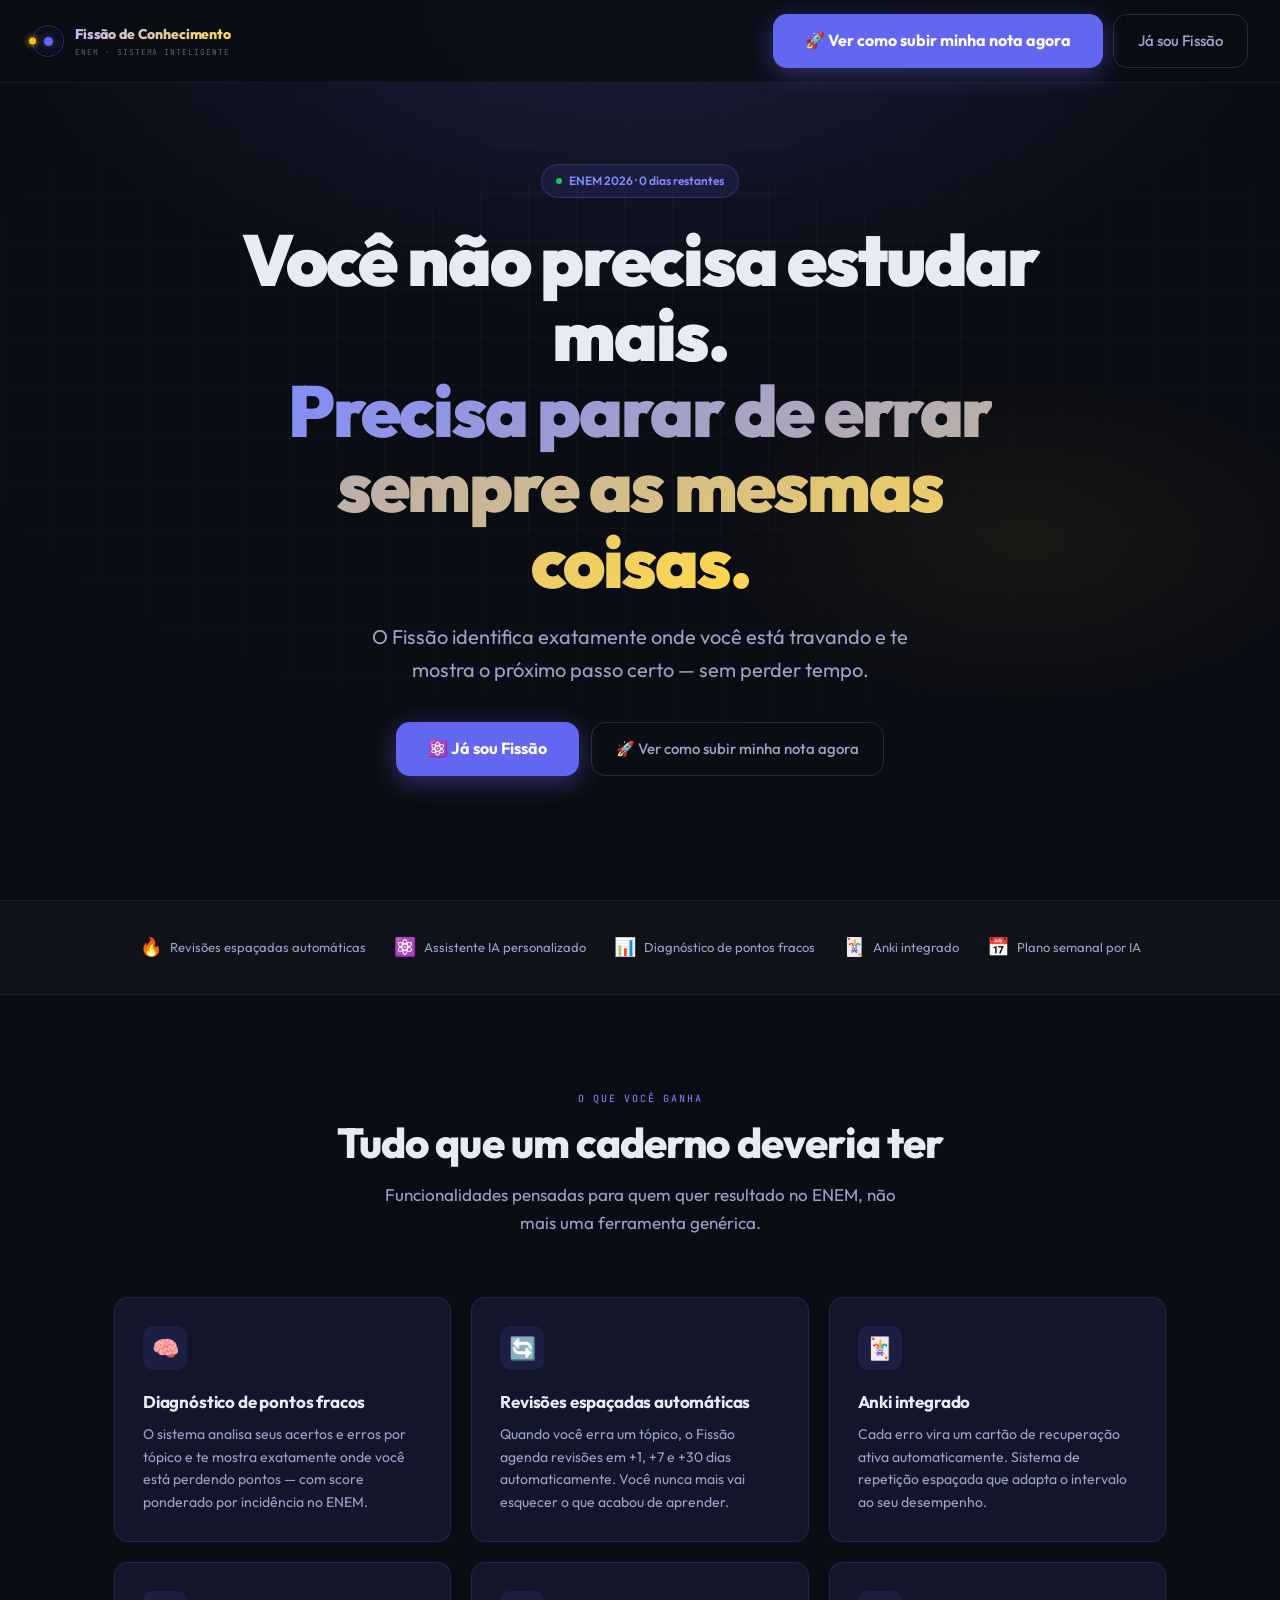
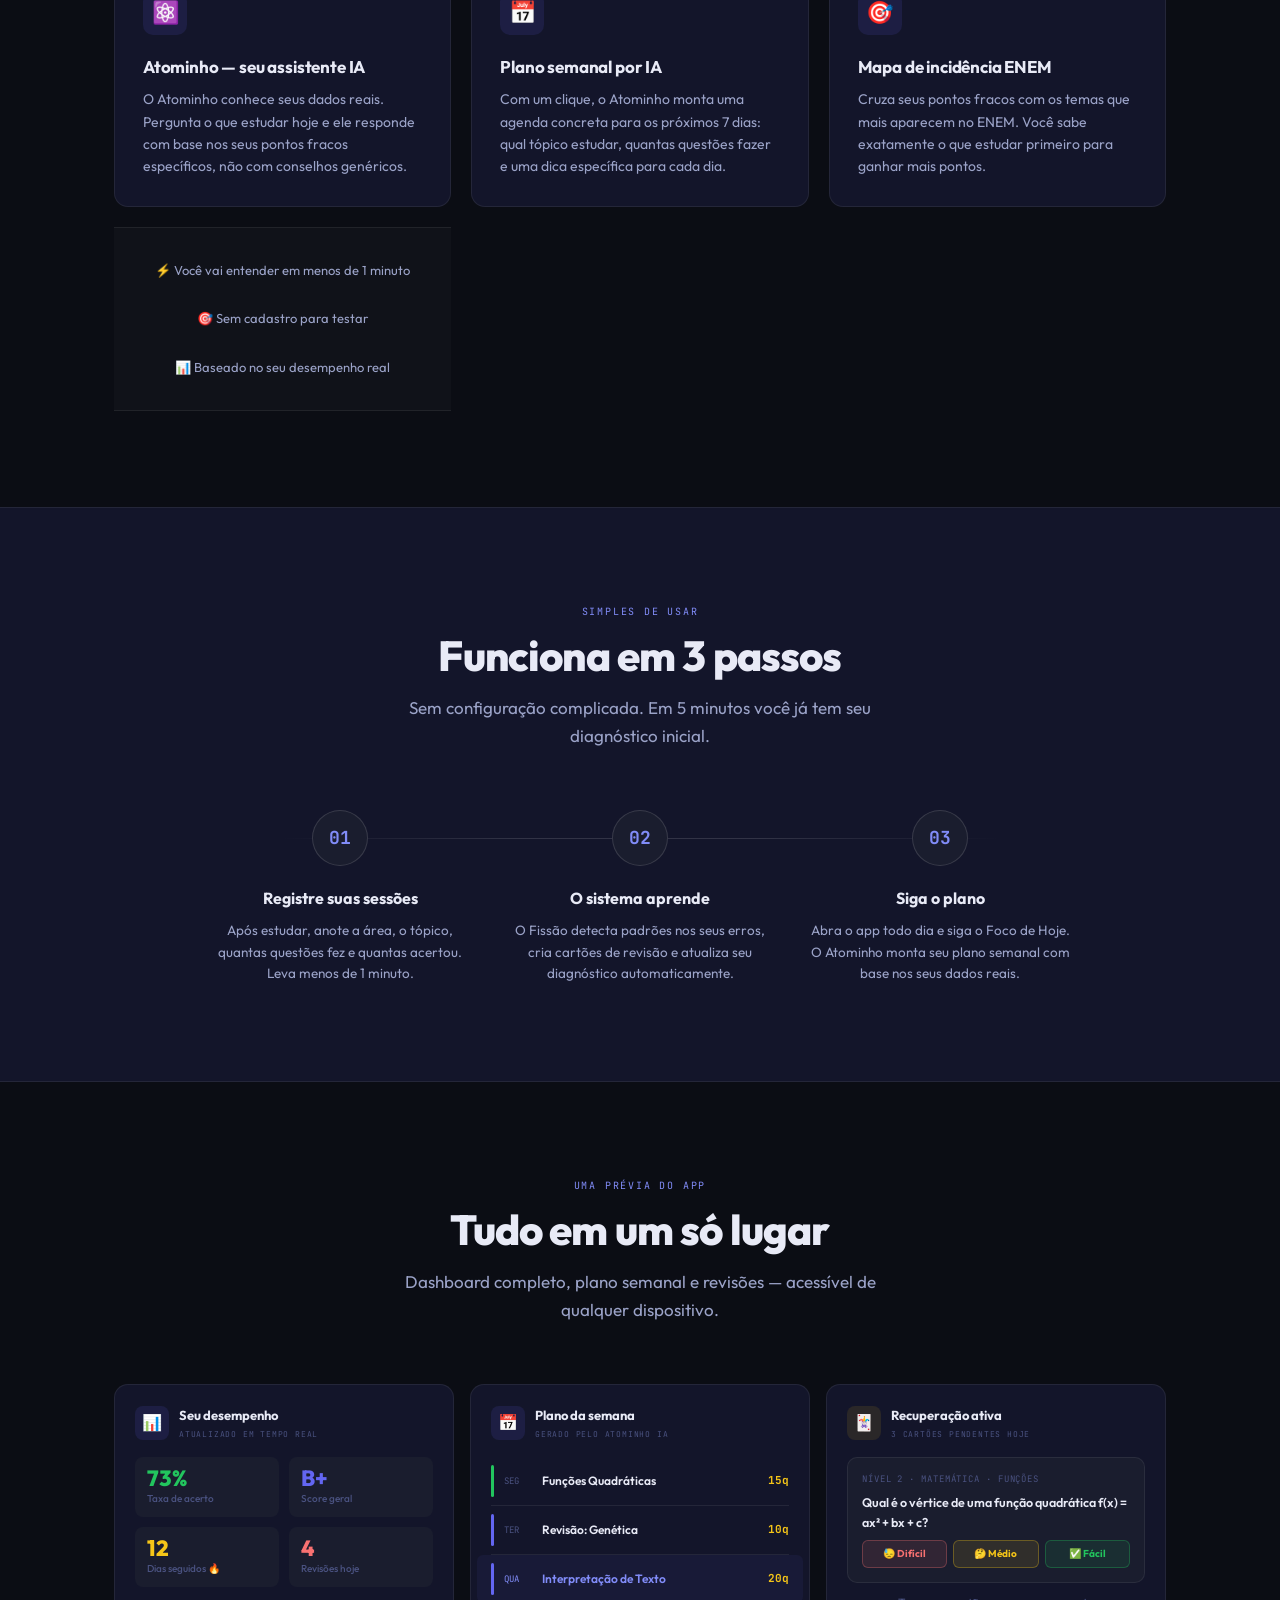
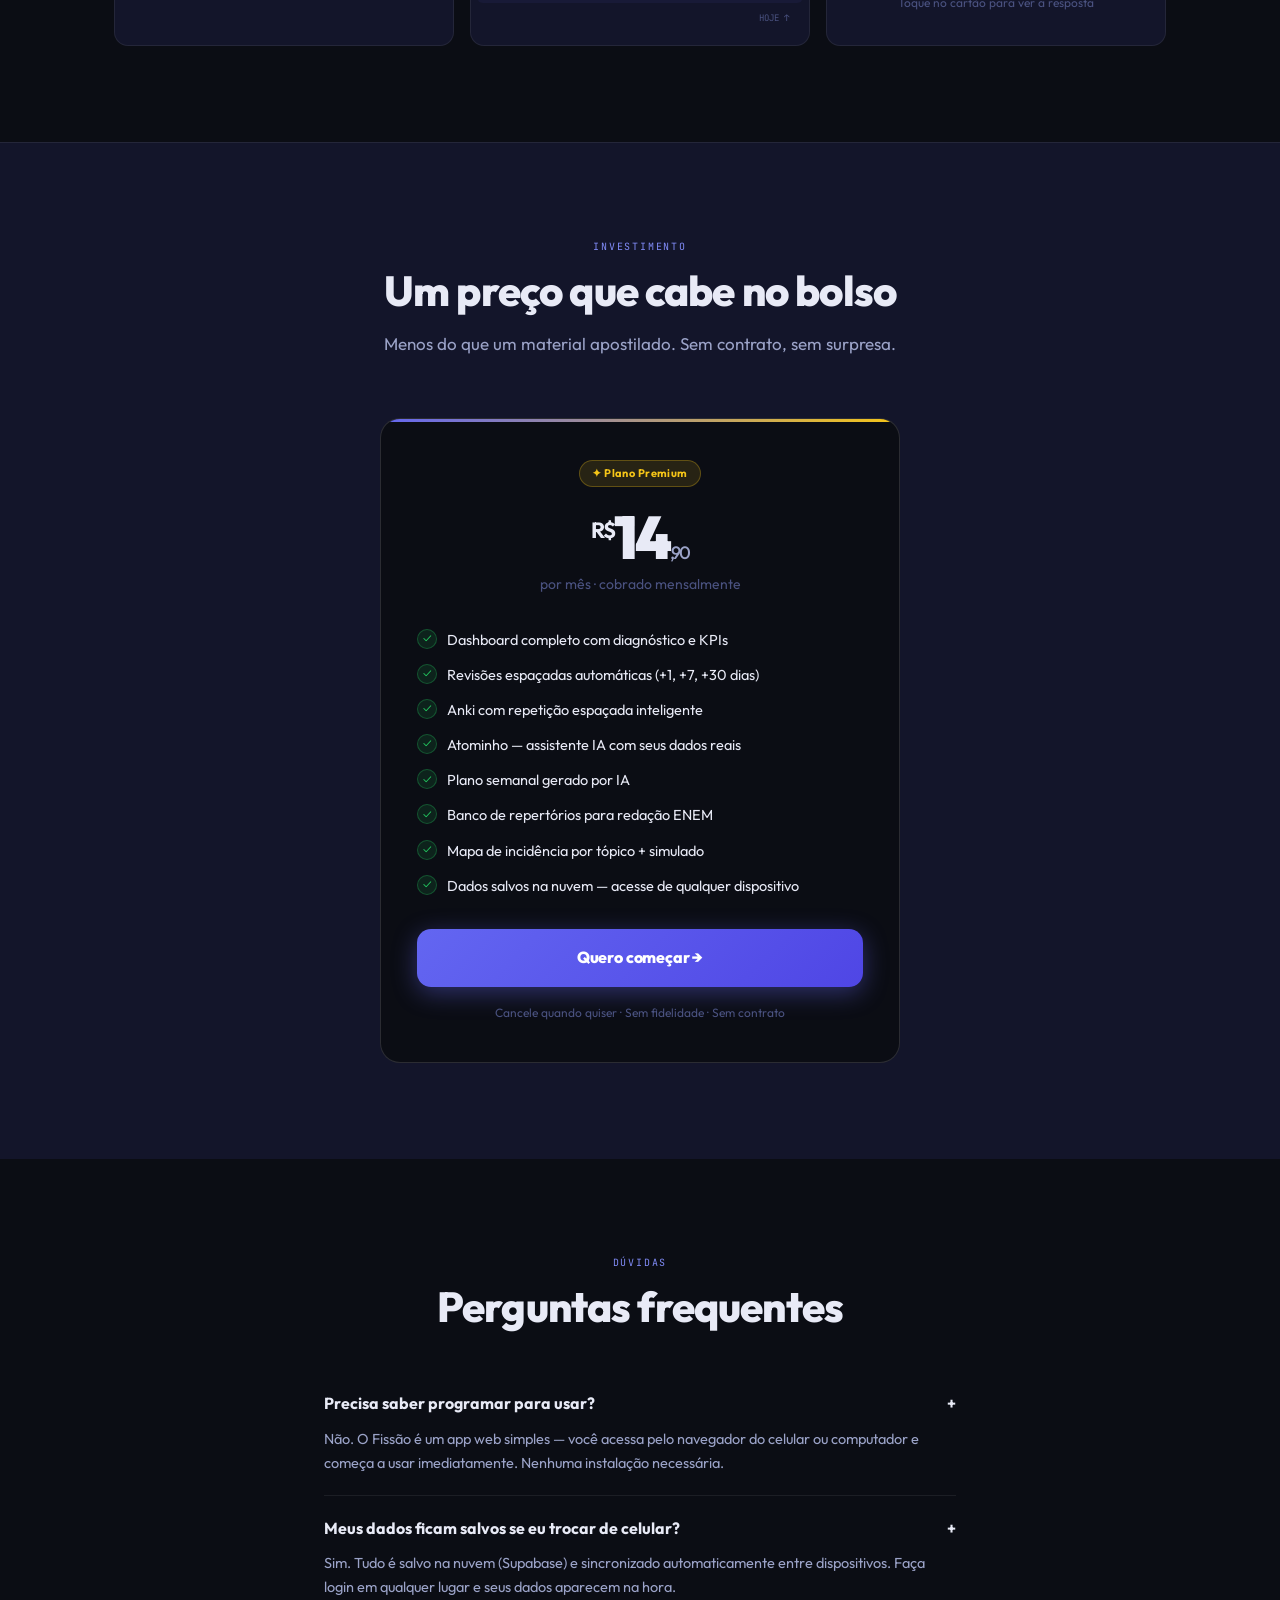
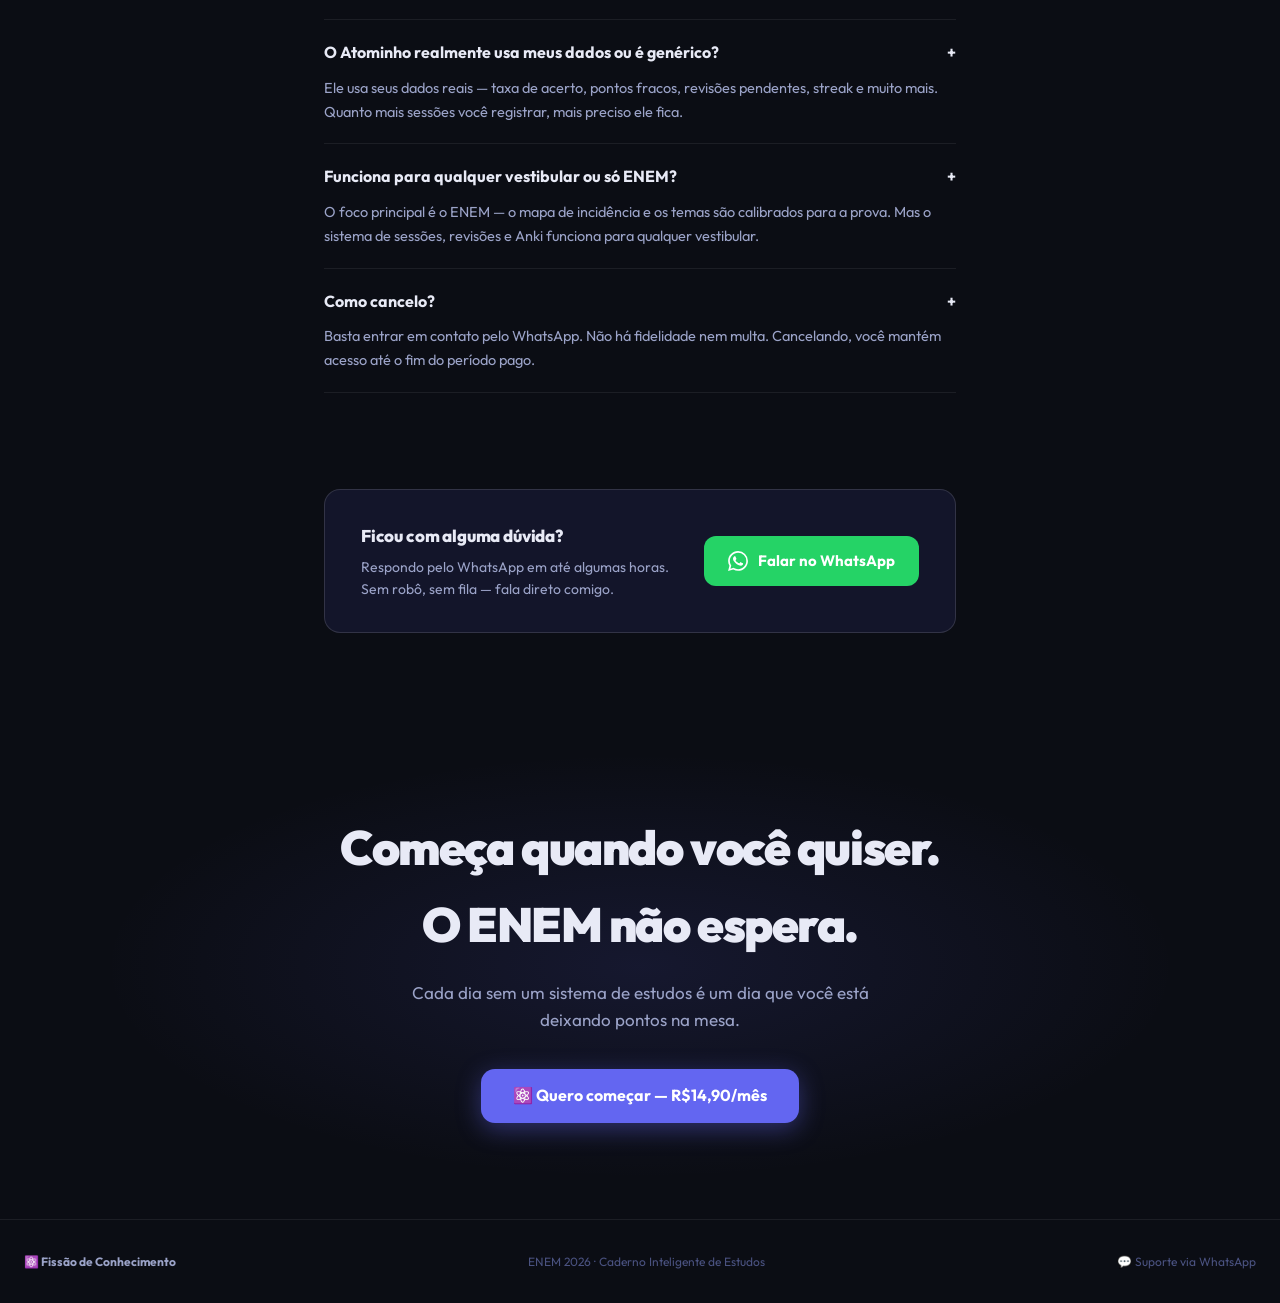
<file: Fiss-o-enem/landing.html>
<!DOCTYPE html>
<html lang="pt-BR">
<head>
  <meta charset="UTF-8">
  <meta name="viewport" content="width=device-width, initial-scale=1.0">
  <title>Fissão de Conhecimento — Caderno Inteligente para o ENEM</title>
  <meta name="description" content="Organize seus estudos para o ENEM com inteligência. Revisões espaçadas, diagnóstico de pontos fracos, Anki e plano semanal gerado por IA. R$14,90/mês.">
  <meta property="og:title" content="Fissão de Conhecimento — Caderno Inteligente ENEM">
  <meta property="og:description" content="Pare de estudar no escuro. O Fissão detecta seus pontos fracos, agenda revisões automáticas e monta seu plano da semana com IA.">
  <meta property="og:type" content="website">
  <link rel="preconnect" href="https://fonts.googleapis.com">
  <link rel="preconnect" href="https://fonts.gstatic.com" crossorigin>
  <link href="https://fonts.googleapis.com/css2?family=Outfit:wght@300;400;500;600;700;800;900&family=JetBrains+Mono:wght@400;500;700&display=swap" rel="stylesheet">
  <style>
    *, *::before, *::after { box-sizing: border-box; margin: 0; padding: 0; }
 
    :root {
      --bg:      #0B0D14;
      --s1:      #13152A;
      --s2:      #1A1D2E;
      --s3:      #222540;
      --tx:      #E8EAF6;
      --tx2:     #9BA3C8;
      --muted:   #4A5280;
      --ind:     #6366F1;
      --ind-l:   #818CF8;
      --ind-d:   #4F46E5;
      --amb:     #F5C518;
      --amb-l:   #FFD84D;
      --ok:      #22C55E;
      --border:  rgba(255,255,255,0.07);
      --border2: rgba(255,255,255,0.13);
      --r:       14px;
      --rsm:     8px;
    }
 
    html { scroll-behavior: smooth; }
 
    body {
      background: var(--bg);
      color: var(--tx);
      font-family: 'Outfit', sans-serif;
      line-height: 1.6;
      overflow-x: hidden;
    }
 
    /* ── NAV ─────────────────────────────────── */
    nav {
      position: fixed;
      top: 0; left: 0; right: 0;
      z-index: 100;
      padding: 14px 32px;
      display: flex;
      align-items: center;
      justify-content: space-between;
      background: rgba(11,13,20,.88);
      backdrop-filter: blur(16px);
      border-bottom: 1px solid var(--border);
    }
 
    .nav-brand {
      display: flex;
      align-items: center;
      gap: 11px;
      text-decoration: none;
    }
 
    .nav-atom {
      position: relative;
      width: 32px; height: 32px;
      display: flex; align-items: center; justify-content: center;
    }
 
    .nav-core {
      width: 9px; height: 9px;
      background: var(--ind);
      border-radius: 50%;
      box-shadow: 0 0 10px rgba(99,102,241,.7);
      animation: pulse 2.5s ease-in-out infinite;
      z-index: 2;
    }
 
    .nav-ring {
      position: absolute; inset: 0;
      border-radius: 50%;
      border: 1.5px solid rgba(99,102,241,.4);
      animation: spin 3s linear infinite;
    }
 
    .nav-ring::after {
      content: '';
      position: absolute;
      top: 50%; left: -4px;
      width: 7px; height: 7px;
      background: var(--amb);
      border-radius: 50%;
      transform: translateY(-50%);
      box-shadow: 0 0 6px var(--amb);
    }
 
    .nav-ring2 {
      position: absolute; inset: 3px;
      border-radius: 50%;
      border: 1px dashed rgba(99,102,241,.2);
      animation: spin 7s linear infinite reverse;
    }
 
    .nav-title {
      font-size: 14px;
      font-weight: 800;
      letter-spacing: -.01em;
      background: linear-gradient(135deg, #C4B5FD, var(--amb-l));
      -webkit-background-clip: text;
      -webkit-text-fill-color: transparent;
      background-clip: text;
    }
 
    .nav-sub {
      font-family: 'JetBrains Mono', monospace;
      font-size: 8px;
      color: rgba(255,255,255,.35);
      letter-spacing: .12em;
      text-transform: uppercase;
    }
 
    .nav-cta {
      display: flex; gap: 10px; align-items: center;
    }
 
    .btn-ghost {
      color: var(--tx2);
      text-decoration: none;
      font-size: 13.5px;
      font-weight: 500;
      padding: 8px 16px;
      border-radius: 20px;
      border: 1px solid var(--border2);
      transition: all .18s;
    }
    .btn-ghost:hover { color: #fff; border-color: var(--ind); }
 
    .btn-primary {
      background: var(--ind);
      color: #fff;
      text-decoration: none;
      font-size: 13.5px;
      font-weight: 700;
      padding: 9px 22px;
      border-radius: 20px;
      transition: all .18s;
      box-shadow: 0 4px 16px rgba(99,102,241,.35);
    }
    .btn-primary:hover { background: var(--ind-l); transform: translateY(-1px); box-shadow: 0 6px 20px rgba(99,102,241,.45); }
 
    /* ── HERO ─────────────────────────────────── */
    .hero {
      min-height: 100vh;
      display: flex;
      flex-direction: column;
      align-items: center;
      justify-content: center;
      text-align: center;
      padding: 120px 24px 80px;
      position: relative;
      overflow: hidden;
    }
 
    .hero-bg {
      position: absolute; inset: 0; z-index: 0;
      background:
        radial-gradient(ellipse 70% 50% at 50% 0%, rgba(99,102,241,.18) 0%, transparent 70%),
        radial-gradient(ellipse 40% 30% at 80% 60%, rgba(245,197,24,.06) 0%, transparent 60%);
    }
 
    .hero-grid {
      position: absolute; inset: 0; z-index: 0;
      background-image:
        linear-gradient(rgba(255,255,255,.025) 1px, transparent 1px),
        linear-gradient(90deg, rgba(255,255,255,.025) 1px, transparent 1px);
      background-size: 48px 48px;
      mask-image: radial-gradient(ellipse 80% 60% at 50% 40%, black 30%, transparent 80%);
    }
 
    .hero-badge {
      display: inline-flex;
      align-items: center;
      gap: 7px;
      background: rgba(99,102,241,.12);
      border: 1px solid rgba(99,102,241,.28);
      border-radius: 99px;
      padding: 6px 14px;
      font-size: 12px;
      font-weight: 600;
      color: var(--ind-l);
      margin-bottom: 24px;
      position: relative; z-index: 1;
      animation: fadeUp .6s ease both;
    }
 
    .hero-badge-dot {
      width: 6px; height: 6px;
      background: var(--ok);
      border-radius: 50%;
      animation: pulse 2s ease-in-out infinite;
    }
 
    h1 {
      font-size: clamp(38px, 7vw, 72px);
      font-weight: 900;
      line-height: 1.05;
      letter-spacing: -.03em;
      max-width: 820px;
      position: relative; z-index: 1;
      animation: fadeUp .6s .1s ease both;
    }
 
    h1 .accent {
      background: linear-gradient(135deg, var(--ind-l), var(--amb-l));
      -webkit-background-clip: text;
      -webkit-text-fill-color: transparent;
      background-clip: text;
    }
 
    .hero-sub {
      font-size: clamp(16px, 2.5vw, 20px);
      color: var(--tx2);
      max-width: 560px;
      margin: 20px auto 36px;
      line-height: 1.65;
      font-weight: 400;
      position: relative; z-index: 1;
      animation: fadeUp .6s .2s ease both;
    }
 
    .hero-actions {
      display: flex;
      gap: 12px;
      justify-content: center;
      flex-wrap: wrap;
      position: relative; z-index: 1;
      animation: fadeUp .6s .3s ease both;
    }
 
    .btn-hero {
      background: var(--ind);
      color: #fff;
      text-decoration: none;
      font-size: 16px;
      font-weight: 700;
      padding: 14px 32px;
      border-radius: 14px;
      box-shadow: 0 6px 24px rgba(99,102,241,.4);
      transition: all .2s;
      display: flex; align-items: center; gap: 8px;
    }
    .btn-hero:hover { background: var(--ind-l); transform: translateY(-2px); box-shadow: 0 10px 32px rgba(99,102,241,.5); }
 
    .btn-hero-ghost {
      color: var(--tx2);
      text-decoration: none;
      font-size: 15px;
      font-weight: 500;
      padding: 14px 24px;
      border-radius: 14px;
      border: 1px solid var(--border2);
      transition: all .18s;
    }
    .btn-hero-ghost:hover { color: #fff; border-color: rgba(255,255,255,.25); }
 
    .hero-price {
      margin-top: 20px;
      font-size: 13px;
      color: var(--muted);
      position: relative; z-index: 1;
      animation: fadeUp .6s .4s ease both;
    }
 
    .hero-price strong { color: var(--amb); }
 
    /* ── SOCIAL PROOF ────────────────────────── */
    .social-proof {
      display: flex;
      align-items: center;
      justify-content: center;
      gap: 28px;
      flex-wrap: wrap;
      padding: 32px 24px;
      border-top: 1px solid var(--border);
      border-bottom: 1px solid var(--border);
      background: rgba(255,255,255,.02);
    }
 
    .sp-item {
      display: flex; align-items: center; gap: 8px;
      font-size: 13px; color: var(--tx2);
    }
 
    .sp-icon { font-size: 18px; }
 
    /* ── FEATURES ────────────────────────────── */
    .section {
      padding: 96px 24px;
      max-width: 1100px;
      margin: 0 auto;
    }
 
    .section-label {
      font-family: 'JetBrains Mono', monospace;
      font-size: 10px;
      letter-spacing: .18em;
      text-transform: uppercase;
      color: var(--ind-l);
      margin-bottom: 12px;
      text-align: center;
    }
 
    .section-title {
      font-size: clamp(28px, 4vw, 42px);
      font-weight: 800;
      letter-spacing: -.02em;
      text-align: center;
      margin-bottom: 14px;
      line-height: 1.15;
    }
 
    .section-sub {
      font-size: 17px;
      color: var(--tx2);
      text-align: center;
      max-width: 520px;
      margin: 0 auto 60px;
      line-height: 1.65;
    }
 
    .features-grid {
      display: grid;
      grid-template-columns: repeat(auto-fit, minmax(300px, 1fr));
      gap: 20px;
    }
 
    .feature-card {
      background: var(--s1);
      border: 1px solid var(--border);
      border-radius: var(--r);
      padding: 28px;
      transition: all .22s;
      position: relative;
      overflow: hidden;
    }
 
    .feature-card::before {
      content: '';
      position: absolute;
      top: 0; left: 0; right: 0;
      height: 2px;
      background: linear-gradient(90deg, var(--ind), var(--amb));
      opacity: 0;
      transition: opacity .22s;
    }
 
    .feature-card:hover {
      border-color: var(--border2);
      transform: translateY(-3px);
      box-shadow: 0 12px 32px rgba(0,0,0,.3);
    }
 
    .feature-card:hover::before { opacity: 1; }
 
    .feature-icon {
      width: 44px; height: 44px;
      background: var(--ind-bg, rgba(99,102,241,.12));
      border-radius: 10px;
      display: flex; align-items: center; justify-content: center;
      font-size: 22px;
      margin-bottom: 18px;
    }
 
    .feature-title {
      font-size: 17px;
      font-weight: 700;
      margin-bottom: 8px;
      letter-spacing: -.01em;
    }
 
    .feature-desc {
      font-size: 14px;
      color: var(--tx2);
      line-height: 1.6;
    }
 
    /* ── COMO FUNCIONA ───────────────────────── */
    .how-section {
      padding: 96px 24px;
      background: var(--s1);
      border-top: 1px solid var(--border);
      border-bottom: 1px solid var(--border);
    }
 
    .how-inner {
      max-width: 900px;
      margin: 0 auto;
    }
 
    .steps {
      display: grid;
      grid-template-columns: repeat(auto-fit, minmax(200px, 1fr));
      gap: 0;
      margin-top: 60px;
      position: relative;
    }
 
    .steps::before {
      content: '';
      position: absolute;
      top: 28px; left: 10%; right: 10%;
      height: 1px;
      background: linear-gradient(90deg, transparent, var(--border2), var(--border2), transparent);
    }
 
    .step {
      text-align: center;
      padding: 0 20px;
    }
 
    .step-num {
      width: 56px; height: 56px;
      background: var(--s2);
      border: 1px solid var(--border2);
      border-radius: 50%;
      display: flex; align-items: center; justify-content: center;
      font-family: 'JetBrains Mono', monospace;
      font-size: 18px;
      font-weight: 700;
      color: var(--ind-l);
      margin: 0 auto 20px;
      position: relative; z-index: 1;
    }
 
    .step-title {
      font-size: 16px;
      font-weight: 700;
      margin-bottom: 8px;
    }
 
    .step-desc {
      font-size: 13.5px;
      color: var(--tx2);
      line-height: 1.6;
    }
 
    /* ── PREVIEW ─────────────────────────────── */
    .preview-section {
      padding: 96px 24px;
      max-width: 1100px;
      margin: 0 auto;
    }
 
    .preview-cards {
      display: grid;
      grid-template-columns: repeat(auto-fit, minmax(260px, 1fr));
      gap: 16px;
      margin-top: 56px;
    }
 
    .preview-card {
      background: var(--s1);
      border: 1px solid var(--border);
      border-radius: var(--r);
      padding: 20px;
      font-size: 13px;
    }
 
    .preview-card-head {
      display: flex; align-items: center; gap: 10px;
      margin-bottom: 16px;
    }
 
    .preview-card-icon {
      width: 34px; height: 34px;
      border-radius: 8px;
      display: flex; align-items: center; justify-content: center;
      font-size: 16px;
      flex-shrink: 0;
    }
 
    .preview-card-title {
      font-size: 13px;
      font-weight: 700;
      color: var(--tx);
    }
 
    .preview-card-sub {
      font-family: 'JetBrains Mono', monospace;
      font-size: 8px;
      color: var(--muted);
      letter-spacing: .1em;
      text-transform: uppercase;
      margin-top: 2px;
    }
 
    .kpi-row {
      display: grid; grid-template-columns: 1fr 1fr;
      gap: 10px;
    }
 
    .kpi-mini {
      background: var(--s2);
      border-radius: 8px;
      padding: 10px 12px;
    }
 
    .kpi-mini-val {
      font-size: 22px;
      font-weight: 800;
      line-height: 1;
      margin-bottom: 2px;
    }
 
    .kpi-mini-lbl {
      font-size: 10px;
      color: var(--muted);
      font-weight: 500;
    }
 
    .plan-day {
      display: flex; align-items: center; gap: 10px;
      padding: 8px 0;
      border-bottom: 1px solid var(--border);
    }
 
    .plan-day:last-child { border-bottom: none; }
 
    .plan-dot {
      width: 3px; height: 32px;
      border-radius: 99px;
      flex-shrink: 0;
    }
 
    .plan-day-name {
      font-family: 'JetBrains Mono', monospace;
      font-size: 9px;
      color: var(--muted);
      min-width: 28px;
      text-transform: uppercase;
    }
 
    .plan-day-tema {
      font-size: 12px;
      font-weight: 600;
      flex: 1;
    }
 
    .plan-day-q {
      font-family: 'JetBrains Mono', monospace;
      font-size: 11px;
      font-weight: 700;
    }
 
    .anki-card-preview {
      background: var(--s2);
      border-radius: 10px;
      padding: 14px;
      margin-bottom: 10px;
      border: 1px solid var(--border);
    }
 
    .anki-nivel {
      font-family: 'JetBrains Mono', monospace;
      font-size: 9px;
      letter-spacing: .1em;
      color: var(--muted);
      margin-bottom: 6px;
    }
 
    .anki-q { font-size: 12.5px; font-weight: 600; margin-bottom: 8px; }
 
    .anki-btns {
      display: flex; gap: 6px;
    }
 
    .anki-btn {
      flex: 1; padding: 5px;
      border-radius: 6px;
      font-size: 10px; font-weight: 700;
      text-align: center;
      border: 1px solid;
    }
 
    /* ── PREÇO ───────────────────────────────── */
    .price-section {
      padding: 96px 24px;
      background: var(--s1);
      border-top: 1px solid var(--border);
    }
 
    .price-inner {
      max-width: 520px;
      margin: 0 auto;
      text-align: center;
    }
 
    .price-card {
      background: var(--bg);
      border: 1px solid var(--border2);
      border-radius: 20px;
      padding: 40px 36px;
      margin-top: 48px;
      position: relative;
      overflow: hidden;
    }
 
    .price-card::before {
      content: '';
      position: absolute;
      top: 0; left: 0; right: 0;
      height: 3px;
      background: linear-gradient(90deg, var(--ind), var(--amb));
    }
 
    .price-badge {
      display: inline-block;
      background: rgba(245,197,24,.12);
      border: 1px solid rgba(245,197,24,.28);
      color: var(--amb);
      font-size: 11px;
      font-weight: 700;
      padding: 4px 12px;
      border-radius: 99px;
      margin-bottom: 20px;
      letter-spacing: .04em;
    }
 
    .price-val {
      font-size: 60px;
      font-weight: 900;
      line-height: 1;
      letter-spacing: -.04em;
      margin-bottom: 6px;
    }
 
    .price-val sup {
      font-size: 22px;
      font-weight: 700;
      vertical-align: top;
      margin-top: 12px;
      display: inline-block;
    }
 
    .price-val span {
      font-size: 18px;
      font-weight: 500;
      color: var(--tx2);
    }
 
    .price-period {
      font-size: 14px;
      color: var(--muted);
      margin-bottom: 32px;
    }
 
    .price-items {
      list-style: none;
      text-align: left;
      margin-bottom: 32px;
      display: flex;
      flex-direction: column;
      gap: 12px;
    }
 
    .price-item {
      display: flex; align-items: flex-start; gap: 10px;
      font-size: 14.5px;
    }
 
    .price-check {
      width: 20px; height: 20px;
      background: rgba(34,197,94,.12);
      border: 1px solid rgba(34,197,94,.3);
      border-radius: 50%;
      display: flex; align-items: center; justify-content: center;
      color: var(--ok);
      font-size: 11px;
      flex-shrink: 0;
      margin-top: 1px;
    }
 
    .btn-assinar {
      display: block;
      background: linear-gradient(135deg, var(--ind), var(--ind-d));
      color: #fff;
      text-decoration: none;
      font-size: 16px;
      font-weight: 800;
      padding: 16px;
      border-radius: 14px;
      box-shadow: 0 6px 24px rgba(99,102,241,.4);
      transition: all .2s;
      letter-spacing: -.01em;
    }
    .btn-assinar:hover { transform: translateY(-2px); box-shadow: 0 10px 32px rgba(99,102,241,.5); }
 
    .price-nota {
      margin-top: 16px;
      font-size: 12px;
      color: var(--muted);
    }
 
    /* ── FAQ ─────────────────────────────────── */
    .faq-section {
      padding: 96px 24px;
      max-width: 680px;
      margin: 0 auto;
    }
 
    .faq-item {
      border-bottom: 1px solid var(--border);
      padding: 20px 0;
    }
 
    .faq-q {
      font-size: 16px;
      font-weight: 700;
      margin-bottom: 10px;
      cursor: pointer;
      display: flex; justify-content: space-between; align-items: center;
      gap: 12px;
    }
 
    .faq-a {
      font-size: 14.5px;
      color: var(--tx2);
      line-height: 1.65;
    }
 
    /* ── CTA FINAL ───────────────────────────── */
    .cta-section {
      padding: 96px 24px;
      text-align: center;
      position: relative;
      overflow: hidden;
    }
 
    .cta-section::before {
      content: '';
      position: absolute;
      inset: 0;
      background: radial-gradient(ellipse 60% 60% at 50% 50%, rgba(99,102,241,.12) 0%, transparent 70%);
    }
 
    .cta-section h2 {
      font-size: clamp(28px, 4vw, 48px);
      font-weight: 900;
      letter-spacing: -.03em;
      margin-bottom: 16px;
      position: relative;
    }
 
    .cta-section p {
      font-size: 17px;
      color: var(--tx2);
      max-width: 480px;
      margin: 0 auto 36px;
      position: relative;
    }
 
    /* ── FOOTER ──────────────────────────────── */
    footer {
      padding: 32px 24px;
      border-top: 1px solid var(--border);
      display: flex;
      align-items: center;
      justify-content: space-between;
      flex-wrap: wrap;
      gap: 12px;
      font-size: 12px;
      color: var(--muted);
    }
 
    /* ── ANIMAÇÕES ───────────────────────────── */
    @keyframes spin   { to { transform: rotate(360deg); } }
    @keyframes pulse  { 0%,100%{opacity:1;transform:scale(1)} 50%{opacity:.7;transform:scale(1.1)} }
    @keyframes fadeUp { from{opacity:0;transform:translateY(20px)} to{opacity:1;transform:translateY(0)} }
 
    .reveal {
      opacity: 0;
      transform: translateY(24px);
      transition: opacity .6s ease, transform .6s ease;
    }
    .reveal.visible { opacity: 1; transform: translateY(0); }
 
    /* ── MOBILE ──────────────────────────────── */
    @media (max-width: 640px) {
      nav { padding: 12px 16px; }
      .nav-title-wrap { display: none; }
      .hero { padding: 100px 16px 60px; }
      .btn-hero { font-size: 14px; padding: 12px 22px; }
      .steps::before { display: none; }
      .step { margin-bottom: 32px; }
      .price-card { padding: 28px 20px; }
      .price-val { font-size: 48px; }
      footer { justify-content: center; text-align: center; }
    }
  </style>
</head>
<body>
 
<!-- ── NAV ─────────────────────────────────────── -->
<nav>
  <a href="#" class="nav-brand">
    <div class="nav-atom">
      <div class="nav-ring2"></div>
      <div class="nav-ring"></div>
      <div class="nav-core"></div>
    </div>
    <div class="nav-title-wrap">
      <div class="nav-title">Fissão de Conhecimento</div>
      <div class="nav-sub">ENEM · Sistema Inteligente</div>
    </div>
  </a>
  <div class="nav-cta">
    <a href="/app.html?demo=true" class="btn-hero">
  🚀 Ver como subir minha nota agora
</a>
   <a href="/login.html" class="btn-hero-ghost">
  Já sou Fissão
</a>
  </div>
</nav>
 
<!-- ── HERO ─────────────────────────────────────── -->
<section class="hero">
  <div class="hero-bg"></div>
  <div class="hero-grid"></div>
 
  <div class="hero-badge">
    <div class="hero-badge-dot"></div>
    ENEM 2026 · 232 dias restantes
  </div>
 
  <h1>
  Você não precisa estudar mais.<br>
  <span class="accent">Precisa parar de errar sempre as mesmas coisas.</span>
</h1>
 
  <p class="hero-sub">
  O Fissão identifica exatamente onde você está travando
  e te mostra o próximo passo certo — sem perder tempo.
</p>
 
  <div class="hero-actions">
    <a href="index.html" class="btn-hero">
      ⚛️ Já sou Fissão
    </a>
    <a href="#como-funciona" class="btn-hero-ghost">🚀 Ver como subir minha nota agora</a>
  </div>

</section>
 
<!-- ── SOCIAL PROOF ──────────────────────────────── -->
<div class="social-proof">
  <div class="sp-item"><span class="sp-icon">🔥</span> Revisões espaçadas automáticas</div>
  <div class="sp-item"><span class="sp-icon">⚛️</span> Assistente IA personalizado</div>
  <div class="sp-item"><span class="sp-icon">📊</span> Diagnóstico de pontos fracos</div>
  <div class="sp-item"><span class="sp-icon">🃏</span> Anki integrado</div>
  <div class="sp-item"><span class="sp-icon">📅</span> Plano semanal por IA</div>
</div>
 
<!-- ── FEATURES ──────────────────────────────────── -->
<div class="section">
  <p class="section-label reveal">O que você ganha</p>
  <h2 class="section-title reveal">Tudo que um caderno deveria ter</h2>
  <p class="section-sub reveal">Funcionalidades pensadas para quem quer resultado no ENEM, não mais uma ferramenta genérica.</p>
 
  <div class="features-grid">
 
    <div class="feature-card reveal">
      <div class="feature-icon">🧠</div>
      <div class="feature-title">Diagnóstico de pontos fracos</div>
      <div class="feature-desc">O sistema analisa seus acertos e erros por tópico e te mostra exatamente onde você está perdendo pontos — com score ponderado por incidência no ENEM.</div>
    </div>
 
    <div class="feature-card reveal">
      <div class="feature-icon">🔄</div>
      <div class="feature-title">Revisões espaçadas automáticas</div>
      <div class="feature-desc">Quando você erra um tópico, o Fissão agenda revisões em +1, +7 e +30 dias automaticamente. Você nunca mais vai esquecer o que acabou de aprender.</div>
    </div>
 
    <div class="feature-card reveal">
      <div class="feature-icon">🃏</div>
      <div class="feature-title">Anki integrado</div>
      <div class="feature-desc">Cada erro vira um cartão de recuperação ativa automaticamente. Sistema de repetição espaçada que adapta o intervalo ao seu desempenho.</div>
    </div>
 
    <div class="feature-card reveal">
      <div class="feature-icon">⚛️</div>
      <div class="feature-title">Atominho — seu assistente IA</div>
      <div class="feature-desc">O Atominho conhece seus dados reais. Pergunta o que estudar hoje e ele responde com base nos seus pontos fracos específicos, não com conselhos genéricos.</div>
    </div>
 
    <div class="feature-card reveal">
      <div class="feature-icon">📅</div>
      <div class="feature-title">Plano semanal por IA</div>
      <div class="feature-desc">Com um clique, o Atominho monta uma agenda concreta para os próximos 7 dias: qual tópico estudar, quantas questões fazer e uma dica específica para cada dia.</div>
    </div>
 
    <div class="feature-card reveal">
      <div class="feature-icon">🎯</div>
      <div class="feature-title">Mapa de incidência ENEM</div>
      <div class="feature-desc">Cruza seus pontos fracos com os temas que mais aparecem no ENEM. Você sabe exatamente o que estudar primeiro para ganhar mais pontos.</div>
    </div>
 <div class="social-proof">
  <div class="sp-item">⚡ Você vai entender em menos de 1 minuto</div>
  <div class="sp-item">🎯 Sem cadastro para testar</div>
  <div class="sp-item">📊 Baseado no seu desempenho real</div>
</div>
  </div>
</div>
 
<!-- ── COMO FUNCIONA ──────────────────────────────── -->
<div class="how-section" id="como-funciona">
  <div class="how-inner">
    <p class="section-label reveal">Simples de usar</p>
    <h2 class="section-title reveal">Funciona em 3 passos</h2>
    <p class="section-sub reveal">Sem configuração complicada. Em 5 minutos você já tem seu diagnóstico inicial.</p>
 
    <div class="steps">
      <div class="step reveal">
        <div class="step-num">01</div>
        <div class="step-title">Registre suas sessões</div>
        <div class="step-desc">Após estudar, anote a área, o tópico, quantas questões fez e quantas acertou. Leva menos de 1 minuto.</div>
      </div>
 
      <div class="step reveal">
        <div class="step-num">02</div>
        <div class="step-title">O sistema aprende</div>
        <div class="step-desc">O Fissão detecta padrões nos seus erros, cria cartões de revisão e atualiza seu diagnóstico automaticamente.</div>
      </div>
 
      <div class="step reveal">
        <div class="step-num">03</div>
        <div class="step-title">Siga o plano</div>
        <div class="step-desc">Abra o app todo dia e siga o Foco de Hoje. O Atominho monta seu plano semanal com base nos seus dados reais.</div>
      </div>
    </div>
  </div>
</div>
 
<!-- ── PREVIEW DO APP ─────────────────────────────── -->
<div class="preview-section">
  <p class="section-label reveal">Uma prévia do app</p>
  <h2 class="section-title reveal">Tudo em um só lugar</h2>
  <p class="section-sub reveal">Dashboard completo, plano semanal e revisões — acessível de qualquer dispositivo.</p>
 
  <div class="preview-cards">
 
    <!-- KPIs -->
    <div class="preview-card reveal">
      <div class="preview-card-head">
        <div class="preview-card-icon" style="background:rgba(99,102,241,.12)">📊</div>
        <div>
          <div class="preview-card-title">Seu desempenho</div>
          <div class="preview-card-sub">Atualizado em tempo real</div>
        </div>
      </div>
      <div class="kpi-row">
        <div class="kpi-mini">
          <div class="kpi-mini-val" style="color:#22C55E">73%</div>
          <div class="kpi-mini-lbl">Taxa de acerto</div>
        </div>
        <div class="kpi-mini">
          <div class="kpi-mini-val" style="color:#6366F1">B+</div>
          <div class="kpi-mini-lbl">Score geral</div>
        </div>
        <div class="kpi-mini">
          <div class="kpi-mini-val" style="color:#F5C518">12</div>
          <div class="kpi-mini-lbl">Dias seguidos 🔥</div>
        </div>
        <div class="kpi-mini">
          <div class="kpi-mini-val" style="color:#F87171">4</div>
          <div class="kpi-mini-lbl">Revisões hoje</div>
        </div>
      </div>
    </div>
 
    <!-- Plano semanal -->
    <div class="preview-card reveal">
      <div class="preview-card-head">
        <div class="preview-card-icon" style="background:rgba(99,102,241,.12)">📅</div>
        <div>
          <div class="preview-card-title">Plano da semana</div>
          <div class="preview-card-sub">Gerado pelo Atominho IA</div>
        </div>
      </div>
      <div class="plan-day">
        <div class="plan-dot" style="background:#22C55E"></div>
        <div class="plan-day-name">SEG</div>
        <div class="plan-day-tema">Funções Quadráticas</div>
        <div class="plan-day-q" style="color:#F5C518">15q</div>
      </div>
      <div class="plan-day">
        <div class="plan-dot" style="background:#6366F1"></div>
        <div class="plan-day-name">TER</div>
        <div class="plan-day-tema">Revisão: Genética</div>
        <div class="plan-day-q" style="color:#F5C518">10q</div>
      </div>
      <div class="plan-day" style="background:rgba(99,102,241,.06);margin:0 -14px;padding:8px 14px;border-radius:6px;border-bottom:none">
        <div class="plan-dot" style="background:#6366F1"></div>
        <div class="plan-day-name" style="color:#818CF8">QUA</div>
        <div class="plan-day-tema" style="color:#818CF8">Interpretação de Texto</div>
        <div class="plan-day-q" style="color:#F5C518">20q</div>
      </div>
      <div style="font-size:9px;color:var(--muted);text-align:right;margin-top:8px;font-family:'JetBrains Mono',monospace">HOJE ↑</div>
    </div>
 
    <!-- Anki -->
    <div class="preview-card reveal">
      <div class="preview-card-head">
        <div class="preview-card-icon" style="background:rgba(245,197,24,.1)">🃏</div>
        <div>
          <div class="preview-card-title">Recuperação ativa</div>
          <div class="preview-card-sub">3 cartões pendentes hoje</div>
        </div>
      </div>
      <div class="anki-card-preview">
        <div class="anki-nivel">NÍVEL 2 · MATEMÁTICA · FUNÇÕES</div>
        <div class="anki-q">Qual é o vértice de uma função quadrática f(x) = ax² + bx + c?</div>
        <div class="anki-btns">
          <div class="anki-btn" style="background:rgba(248,113,113,.1);border-color:rgba(248,113,113,.3);color:#F87171">😓 Difícil</div>
          <div class="anki-btn" style="background:rgba(245,197,24,.1);border-color:rgba(245,197,24,.3);color:#F5C518">🤔 Médio</div>
          <div class="anki-btn" style="background:rgba(34,197,94,.1);border-color:rgba(34,197,94,.3);color:#22C55E">✅ Fácil</div>
        </div>
      </div>
      <div style="font-size:12px;color:var(--muted);text-align:center">Toque no cartão para ver a resposta</div>
    </div>
 
  </div>
</div>
 
<!-- ── PREÇO ──────────────────────────────────────── -->
<div class="price-section" id="preco">
  <div class="price-inner">
    <p class="section-label reveal">Investimento</p>
    <h2 class="section-title reveal">Um preço que cabe no bolso</h2>
    <p class="section-sub reveal">Menos do que um material apostilado. Sem contrato, sem surpresa.</p>
 
    <div class="price-card reveal">
      <div class="price-badge">✦ Plano Premium</div>
 
      <div class="price-val">
        <sup>R$</sup>14<span>,90</span>
      </div>
      <div class="price-period">por mês · cobrado mensalmente</div>
 
      <ul class="price-items">
        <li class="price-item">
          <div class="price-check">✓</div>
          <span>Dashboard completo com diagnóstico e KPIs</span>
        </li>
        <li class="price-item">
          <div class="price-check">✓</div>
          <span>Revisões espaçadas automáticas (+1, +7, +30 dias)</span>
        </li>
        <li class="price-item">
          <div class="price-check">✓</div>
          <span>Anki com repetição espaçada inteligente</span>
        </li>
        <li class="price-item">
          <div class="price-check">✓</div>
          <span>Atominho — assistente IA com seus dados reais</span>
        </li>
        <li class="price-item">
          <div class="price-check">✓</div>
          <span>Plano semanal gerado por IA</span>
        </li>
        <li class="price-item">
          <div class="price-check">✓</div>
          <span>Banco de repertórios para redação ENEM</span>
        </li>
        <li class="price-item">
          <div class="price-check">✓</div>
          <span>Mapa de incidência por tópico + simulado</span>
        </li>
        <li class="price-item">
          <div class="price-check">✓</div>
          <span>Dados salvos na nuvem — acesse de qualquer dispositivo</span>
        </li>
      </ul>
 
      <a href="index.html" class="btn-assinar">
        Quero começar →
      </a>
 
      <p class="price-nota">Cancele quando quiser · Sem fidelidade · Sem contrato</p>
    </div>
  </div>
</div>
 
<!-- ── FAQ ────────────────────────────────────────── -->
<div class="faq-section">
  <p class="section-label reveal" style="text-align:center">Dúvidas</p>
  <h2 class="section-title reveal">Perguntas frequentes</h2>
 
  <div style="margin-top: 40px;">
    <div class="faq-item reveal">
      <div class="faq-q">Precisa saber programar para usar? <span>+</span></div>
      <div class="faq-a">Não. O Fissão é um app web simples — você acessa pelo navegador do celular ou computador e começa a usar imediatamente. Nenhuma instalação necessária.</div>
    </div>
    <div class="faq-item reveal">
      <div class="faq-q">Meus dados ficam salvos se eu trocar de celular? <span>+</span></div>
      <div class="faq-a">Sim. Tudo é salvo na nuvem (Supabase) e sincronizado automaticamente entre dispositivos. Faça login em qualquer lugar e seus dados aparecem na hora.</div>
    </div>
    <div class="faq-item reveal">
      <div class="faq-q">O Atominho realmente usa meus dados ou é genérico? <span>+</span></div>
      <div class="faq-a">Ele usa seus dados reais — taxa de acerto, pontos fracos, revisões pendentes, streak e muito mais. Quanto mais sessões você registrar, mais preciso ele fica.</div>
    </div>
    <div class="faq-item reveal">
      <div class="faq-q">Funciona para qualquer vestibular ou só ENEM? <span>+</span></div>
      <div class="faq-a">O foco principal é o ENEM — o mapa de incidência e os temas são calibrados para a prova. Mas o sistema de sessões, revisões e Anki funciona para qualquer vestibular.</div>
    </div>
    <div class="faq-item reveal">
      <div class="faq-q">Como cancelo? <span>+</span></div>
      <div class="faq-a">Basta entrar em contato pelo WhatsApp. Não há fidelidade nem multa. Cancelando, você mantém acesso até o fim do período pago.</div>
    </div>
  </div>
</div>
 
<!-- ── CONTATO ────────────────────────────────────── -->
<div style="padding: 0 24px 80px; max-width: 680px; margin: 0 auto; text-align: center;">
  <div style="
    background: var(--s1);
    border: 1px solid var(--border2);
    border-radius: 16px;
    padding: 32px 36px;
    display: flex;
    align-items: center;
    justify-content: space-between;
    flex-wrap: wrap;
    gap: 20px;
  " class="reveal">
    <div style="text-align: left;">
      <div style="font-size: 17px; font-weight: 800; margin-bottom: 6px; letter-spacing: -.01em;">
        Ficou com alguma dúvida?
      </div>
      <div style="font-size: 14px; color: var(--tx2); line-height: 1.6;">
        Respondo pelo WhatsApp em até algumas horas.<br>
        Sem robô, sem fila — fala direto comigo.
      </div>
    </div>
    <a
      href="https://wa.me/5575991714242?text=Olá!%20Tenho%20uma%20dúvida%20sobre%20o%20Fissão%20de%20Conhecimento."
      target="_blank"
      rel="noopener"
      style="
        display: inline-flex;
        align-items: center;
        gap: 10px;
        background: #25D366;
        color: #fff;
        text-decoration: none;
        font-size: 15px;
        font-weight: 700;
        padding: 13px 24px;
        border-radius: 12px;
        white-space: nowrap;
        transition: opacity .18s;
        flex-shrink: 0;
      "
      onmouseover="this.style.opacity='.88'"
      onmouseout="this.style.opacity='1'"
    >
      <svg width="20" height="20" viewBox="0 0 24 24" fill="currentColor">
        <path d="M17.472 14.382c-.297-.149-1.758-.867-2.03-.967-.273-.099-.471-.148-.67.15-.197.297-.767.966-.94 1.164-.173.199-.347.223-.644.075-.297-.15-1.255-.463-2.39-1.475-.883-.788-1.48-1.761-1.653-2.059-.173-.297-.018-.458.13-.606.134-.133.298-.347.446-.52.149-.174.198-.298.298-.497.099-.198.05-.371-.025-.52-.075-.149-.669-1.612-.916-2.207-.242-.579-.487-.5-.669-.51-.173-.008-.371-.01-.57-.01-.198 0-.52.074-.792.372-.272.297-1.04 1.016-1.04 2.479 0 1.462 1.065 2.875 1.213 3.074.149.198 2.096 3.2 5.077 4.487.709.306 1.262.489 1.694.625.712.227 1.36.195 1.871.118.571-.085 1.758-.719 2.006-1.413.248-.694.248-1.289.173-1.413-.074-.124-.272-.198-.57-.347m-5.421 7.403h-.004a9.87 9.87 0 01-5.031-1.378l-.361-.214-3.741.982.998-3.648-.235-.374a9.86 9.86 0 01-1.51-5.26c.001-5.45 4.436-9.884 9.888-9.884 2.64 0 5.122 1.03 6.988 2.898a9.825 9.825 0 012.893 6.994c-.003 5.45-4.437 9.884-9.885 9.884m8.413-18.297A11.815 11.815 0 0012.05 0C5.495 0 .16 5.335.157 11.892c0 2.096.547 4.142 1.588 5.945L.057 24l6.305-1.654a11.882 11.882 0 005.683 1.448h.005c6.554 0 11.89-5.335 11.893-11.893a11.821 11.821 0 00-3.48-8.413z"/>
      </svg>
      Falar no WhatsApp
    </a>
  </div>
</div>
 
<!-- ── CTA FINAL ──────────────────────────────────── -->
<div class="cta-section">
  <h2 class="reveal">Começa quando você quiser.<br>O ENEM não espera.</h2>
  <p class="reveal">Cada dia sem um sistema de estudos é um dia que você está deixando pontos na mesa.</p>
  <a href="index.html" class="btn-hero reveal" style="display:inline-flex">
    ⚛️ Quero começar — R$14,90/mês
  </a>
</div>
 
<!-- ── FOOTER ─────────────────────────────────────── -->
<footer>
  <div style="display:flex;align-items:center;gap:8px;font-weight:700;color:var(--tx2)">
    ⚛️ Fissão de Conhecimento
  </div>
  <div>ENEM 2026 · Caderno Inteligente de Estudos</div>
  <a
    href="https://wa.me/5575991714242?text=Olá!%20Tenho%20uma%20dúvida%20sobre%20o%20Fissão%20de%20Conhecimento."
    target="_blank"
    rel="noopener"
    style="color:var(--muted);text-decoration:none;transition:color .16s"
    onmouseover="this.style.color='#25D366'"
    onmouseout="this.style.color=''"
  >
    💬 Suporte via WhatsApp
  </a>
</footer>
 
<script>
  // Scroll reveal
  const observer = new IntersectionObserver(entries => {
    entries.forEach(e => {
      if (e.isIntersecting) {
        e.target.classList.add('visible');
        observer.unobserve(e.target);
      }
    });
  }, { threshold: 0.12 });
 
  document.querySelectorAll('.reveal').forEach(el => observer.observe(el));
 
  // Contador de dias do ENEM
  const target = new Date('2026-11-08T08:00:00');
  const diff   = target - new Date();
  const days   = Math.max(0, Math.ceil(diff / 86400000));
  document.querySelectorAll('.hero-badge').forEach(el => {
    el.innerHTML = `<div class="hero-badge-dot"></div> ENEM 2026 · ${days} dias restantes`;
  });
</script>
 
</body>
</html>
</file>
